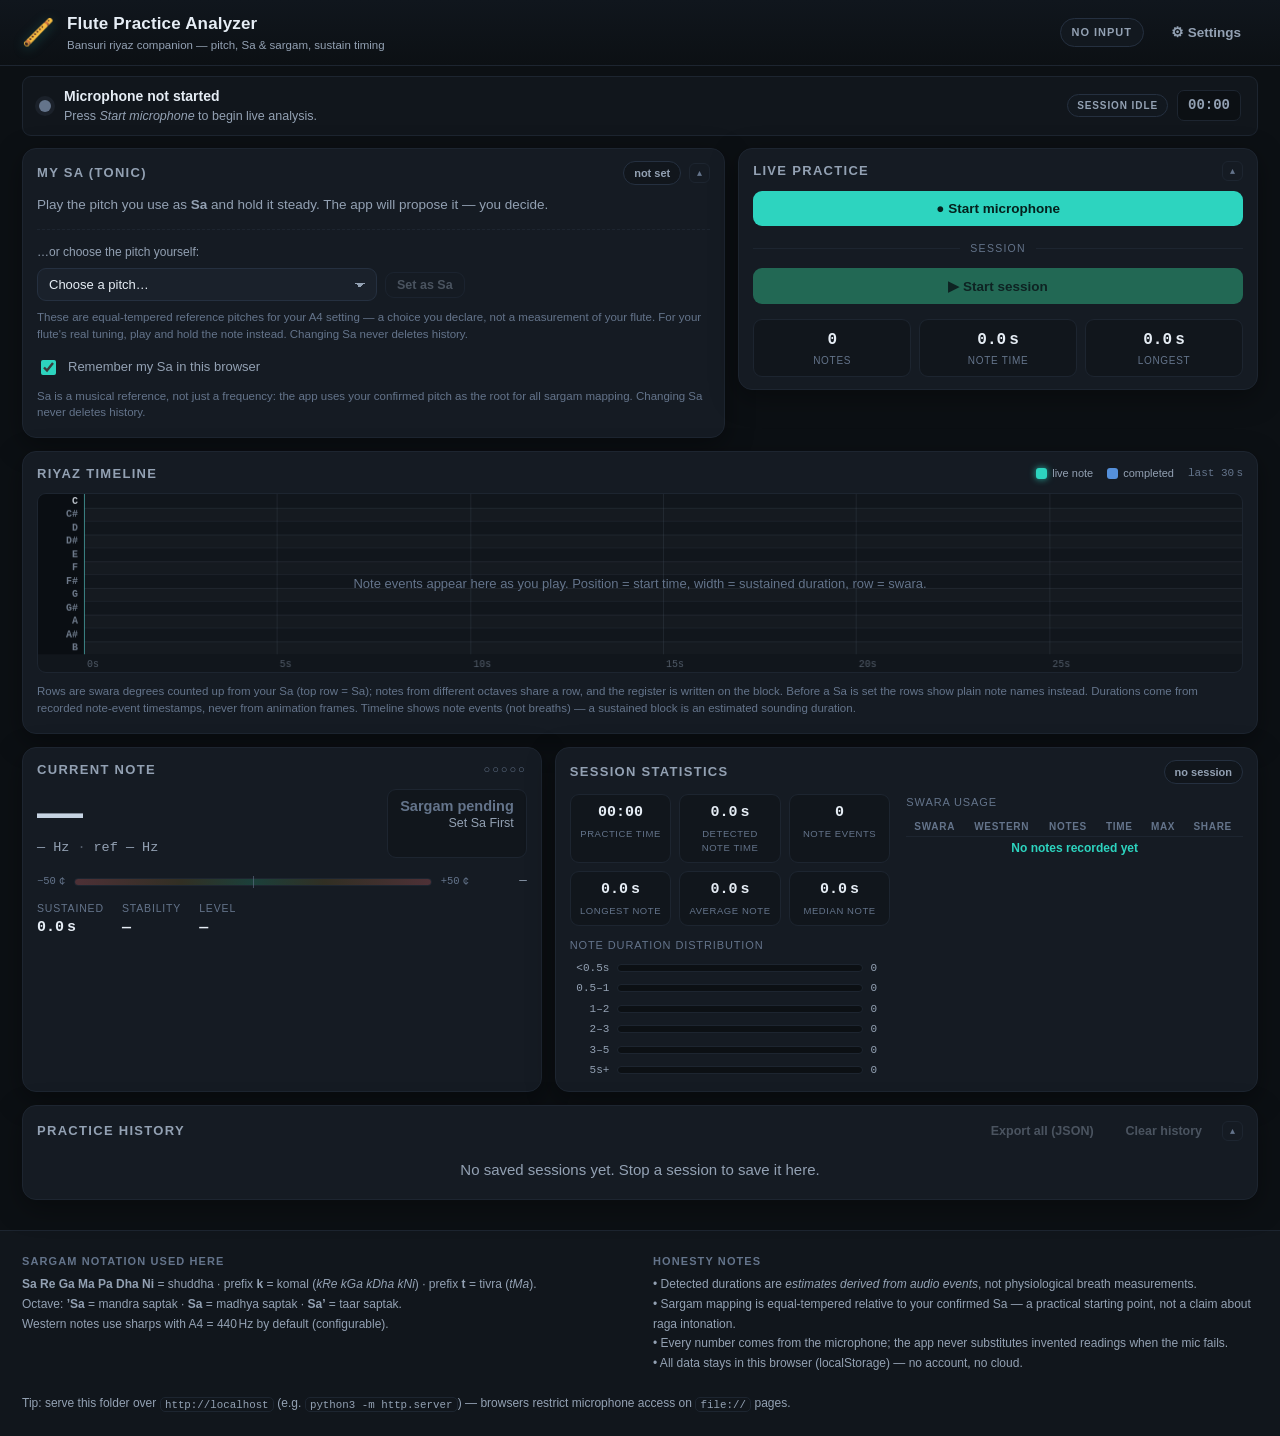
<file: index.html>
<!DOCTYPE html>
<html lang="en" data-app="flute-practice-analyzer">
<head>
<meta charset="utf-8" />
<meta name="viewport" content="width=device-width, initial-scale=1" />
<title>Flute Practice Analyzer — Bansuri Riyaz Companion</title>
<meta name="description" content="Real-time microphone-based pitch, Sa discovery, Sargam mapping and sustain-duration analysis for Indian bamboo flute (Bansuri) free practice." />
<meta name="color-scheme" content="dark" />
<link rel="icon" href="data:image/svg+xml,%3Csvg xmlns='http://www.w3.org/2000/svg' viewBox='0 0 100 100'%3E%3Ctext y='.9em' font-size='90'%3E%F0%9F%AB%88%3C/text%3E%3C/svg%3E" />
<!-- Phone friendly: installable to the home screen and opens without browser chrome. -->
<link rel="manifest" href="manifest.webmanifest" />
<meta name="mobile-web-app-capable" content="yes" />
<meta name="apple-mobile-web-app-capable" content="yes" />
<meta name="apple-mobile-web-app-title" content="Flute Riyaz" />
<meta name="apple-mobile-web-app-status-bar-style" content="black-translucent" />
<link rel="apple-touch-icon" href="icon-512.png" />
<link rel="stylesheet" href="css/styles.css?v=24" />
</head>
<body>

<!-- ══════════════════════════ HEADER ══════════════════════════ -->
<header class="app-header">
  <div class="brand">
    <div class="logo" aria-hidden="true">🪈</div>
    <div class="brand-text">
      <h1>Flute Practice Analyzer</h1>
      <p class="tagline">Bansuri riyaz companion &mdash; pitch, Sa &amp; sargam, sustain timing</p>
    </div>
  </div>
  <div class="header-actions">
    <span id="modeBadge" class="badge badge-none" title="Source of the values shown in the app">NO INPUT</span>
    <button id="settingsBtn" class="btn btn-ghost" type="button" title="Detector &amp; display settings">&#9881; Settings</button>
  </div>
</header>

<!-- ══════════════════════ BANNERS / ERRORS ══════════════════════ -->
<div id="banners" class="banners" role="status" aria-live="polite"></div>

<!-- ══════════════════════ STATUS BAR ══════════════════════ -->
<section class="status-bar" aria-live="polite">
  <span id="statusDot" class="status-dot state-idle" aria-hidden="true"></span>
  <div class="status-main">
    <strong id="statusText">Microphone not started</strong>
    <span id="statusDetail">Press <em>Start microphone</em> to begin live analysis.</span>
  </div>
  <div class="status-side">
    <span id="sessionBadge" class="badge badge-none badge-sm">SESSION IDLE</span>
    <span id="clockBadge" class="clock-badge" title="Session elapsed time (paused time excluded)">00:00</span>
  </div>
</section>

<main class="layout">

  <!-- ════════ ROW 1 · one-time setup — My Sa + Live practice ════════ -->
  <div class="dash-row dash-setup">

    <!-- ───────────── Sa discovery card ───────────── -->
    <section class="card sa-card" id="saCard" aria-label="Sa discovery">
      <div class="card-head">
        <h2>My Sa (tonic)</h2>
        <div class="card-head-actions">
          <span id="saStateChip" class="chip chip-idle">not set</span>
          <button class="card-toggle" data-collapse="1" type="button" aria-expanded="true" aria-controls="saCardBody" title="Collapse My Sa">&#9652;</button>
        </div>
      </div>

      <div class="card-body" id="saCardBody">
      <!-- Unconfirmed: candidate + recent list -->
      <div id="saFinding" class="sa-finding">
        <p id="saFindingText" class="muted">Play the pitch you use as <strong>Sa</strong> and hold it steady. The app will propose it — you decide.</p>

        <div id="saCandidateBox" class="sa-candidate" hidden>
          <div class="sa-cand-label">Proposed Sa candidate</div>
          <div class="sa-cand-row">
            <span id="saCandNote" class="sa-cand-note">—</span>
            <span id="saCandFreq" class="sa-cand-freq">— Hz</span>
            <span id="saCandMeta" class="sa-cand-meta"></span>
          </div>
          <div class="sa-cand-actions">
            <button id="confirmSaBtn" class="btn btn-primary" type="button">Set this pitch as my Sa</button>
            <button id="dismissCandBtn" class="btn btn-ghost btn-sm" type="button">Keep listening</button>
          </div>
        </div>

        <div id="saRecentWrap" class="sa-recent-wrap" hidden>
          <div class="sa-recent-label">…or pick a recent stable detection:</div>
          <div id="saRecentList" class="sa-recent-list"></div>
        </div>

        <div id="saManualWrap" class="sa-manual-wrap">
          <label class="sa-manual-label" for="saManualSelect">…or choose the pitch yourself:</label>
          <div class="sa-manual-row">
            <select id="saManualSelect" class="select sa-manual-select"></select>
            <button id="setManualSaBtn" class="btn btn-outline btn-sm" type="button" disabled>Set as Sa</button>
          </div>
          <p class="fineprint">These are equal-tempered reference pitches for your A4 setting — a choice you declare, not a measurement of your flute. For your flute's real tuning, play and hold the note instead. Changing Sa never deletes history.</p>
        </div>
      </div>

      <!-- Confirmed -->
      <div id="saConfirmed" class="sa-confirmed" hidden>
        <div class="sa-conf-main">
          <span id="saConfirmedNote" class="sa-conf-note">—</span>
          <span id="saConfirmedFreq" class="sa-conf-freq">— Hz</span>
        </div>
        <div id="saConfirmedMeta" class="sa-conf-meta muted"></div>
        <div class="sa-conf-actions">
          <button id="changeSaBtn" class="btn btn-ghost btn-sm" type="button">Change Sa</button>
          <button id="clearSaBtn" class="btn btn-ghost btn-sm btn-danger-ghost" type="button">Clear</button>
        </div>
      </div>

      <label class="check-row" title="Restore your Sa automatically next time (stored locally in this browser)">
        <input type="checkbox" id="rememberSaChk" checked />
        <span>Remember my Sa in this browser</span>
      </label>
      <p class="fineprint">Sa is a musical reference, not just a frequency: the app uses your confirmed pitch as the root for all sargam mapping. Changing Sa never deletes history.</p>
      </div>
    </section>

    <!-- ───────────── Live practice card ───────────── -->
    <section class="card session-card" aria-label="Live practice controls">
      <div class="card-head">
        <h2>Live practice</h2>
        <div class="card-head-actions">
          <button class="card-toggle" data-collapse="1" type="button" aria-expanded="true" aria-controls="liveCardBody" title="Collapse Live practice">&#9652;</button>
        </div>
      </div>

      <div class="card-body" id="liveCardBody">
      <div class="btn-row">
        <button id="startMicBtn" class="btn btn-primary btn-block" type="button">&#9679; Start microphone</button>
        <button id="stopMicBtn" class="btn btn-outline btn-block" type="button" hidden>Stop microphone</button>
      </div>
      <p id="micHelp" class="mic-help" hidden></p>

      <div class="divider"><span>session</span></div>

      <div class="btn-row">
        <button id="startSessionBtn" class="btn btn-accent btn-block" type="button" disabled>&#9654; Start session</button>
        <button id="pauseSessionBtn" class="btn btn-outline" type="button" hidden>Pause</button>
        <button id="stopSessionBtn" class="btn btn-danger" type="button" hidden>Stop &amp; save</button>
      </div>

      <div class="quick-stats" aria-label="Session quick statistics">
        <div class="qs"><span id="qsNotes" class="qs-value">0</span><span class="qs-label">notes</span></div>
        <div class="qs"><span id="qsNoteTime" class="qs-value">0.0&#8239;s</span><span class="qs-label">note time</span></div>
        <div class="qs"><span id="qsLongest" class="qs-value">0.0&#8239;s</span><span class="qs-label">longest</span></div>
      </div>
      </div>
    </section>
  </div>

  <!-- ══════════════════ ROW 2 · RIYAZ TIMELINE (full width) ══════════════════ -->
  <section class="card timeline-card" aria-label="Riyaz timeline">
    <div class="card-head">
      <h2>Riyaz timeline</h2>
      <div class="timeline-controls">
        <span class="legend-item"><span class="legend-swatch sw-live"></span>live note</span>
        <span class="legend-item"><span class="legend-swatch sw-done"></span>completed</span>
        <span class="timeline-window-label" id="timelineWindowLabel">last 30&#8239;s</span>
      </div>
    </div>
    <div class="timeline-wrap">
      <canvas id="timelineCanvas" height="240"></canvas>
      <div id="timelineEmpty" class="timeline-empty">Note events appear here as you play. Position = start time, width = sustained duration, row = swara.</div>
      <div id="timelineTooltip" class="timeline-tooltip" hidden></div>
    </div>
    <p class="fineprint">Rows are swara degrees counted up from your Sa (top row = Sa); notes from different octaves share a row, and the register is written on the block. Before a Sa is set the rows show plain note names instead. Durations come from recorded note-event timestamps, never from animation frames. Timeline shows note events (not breaths) — a sustained block is an estimated sounding duration.</p>
  </section>

  <!-- ══════ ROW 3 · MONITORING — current note + session statistics ══════ -->
  <div class="dash-row dash-monitor">

    <section class="card pitch-card" id="pitchCard" aria-label="Current pitch">
      <div class="card-head">
        <h2>Current note</h2>
        <span id="pitchQuality" class="quality" title="Pitch detection confidence">&#9679;&#9679;&#9679;&#9679;&#9679;</span>
      </div>

      <div class="pitch-hero">
        <div class="pitch-western">
          <div id="noteName" class="note-name">—</div>
          <div class="note-sub">
            <span id="noteFreq" class="note-freq">— Hz</span>
            <span class="dot-sep">·</span>
            <span id="noteRef" class="note-ref">ref — Hz</span>
          </div>
        </div>

        <div class="pitch-sargam">
          <div id="swaraName" class="swara-name">Sargam pending</div>
          <div id="swaraRegister" class="swara-register">set Sa first</div>
          <div id="swaraOffset" class="swara-offset">&nbsp;</div>
        </div>
      </div>

      <!-- cents deviation meter -->
      <div class="cents-row" title="Tuning deviation from the nearest equal-tempered note">
        <span class="cents-label">−50&#8239;¢</span>
        <div class="cents-track">
          <div class="cents-center"></div>
          <div id="centsNeedle" class="cents-needle" hidden></div>
        </div>
        <span class="cents-label">+50&#8239;¢</span>
        <span id="centsValue" class="cents-value">—</span>
      </div>

      <div class="pitch-foot">
        <div class="foot-item">
          <span class="foot-label">Sustained</span>
          <span id="sustainTime" class="foot-value">0.0&#8239;s</span>
        </div>
        <div class="foot-item">
          <span class="foot-label">Stability</span>
          <span id="stabilityValue" class="foot-value">—</span>
        </div>
        <div class="foot-item">
          <span class="foot-label">Level</span>
          <span id="levelValue" class="foot-value">—</span>
        </div>
      </div>
      <p id="pitchHint" class="pitch-hint">Start the microphone and play any note — no flute key selection needed.</p>
    </section>

    <section class="card session-stats-card" aria-label="Session statistics">
      <div class="card-head">
        <h2>Session statistics</h2>
        <span id="statsScope" class="chip chip-idle">no session</span>
      </div>
      <div class="stats-split">
        <div class="stats-col">
          <div class="stats-grid" id="statsGrid">
            <div class="stat"><span class="stat-value" id="stSession">00:00</span><span class="stat-label">Practice time</span></div>
            <div class="stat"><span class="stat-value" id="stNoteTime">0.0&#8239;s</span><span class="stat-label">Detected note time</span></div>
            <div class="stat"><span class="stat-value" id="stCount">0</span><span class="stat-label">Note events</span></div>
            <div class="stat"><span class="stat-value" id="stLongest">0.0&#8239;s</span><span class="stat-label">Longest note</span></div>
            <div class="stat"><span class="stat-value" id="stAvg">0.0&#8239;s</span><span class="stat-label">Average note</span></div>
            <div class="stat"><span class="stat-value" id="stMedian">0.0&#8239;s</span><span class="stat-label">Median note</span></div>
          </div>
          <div class="dist-wrap">
            <div class="mini-label">Note duration distribution</div>
            <div id="distBars" class="dist-bars"></div>
          </div>
        </div>
        <div class="stats-col">
          <div class="mini-label">Swara usage <span class="denom" id="swaraDenom">(share of detected note time)</span></div>
          <div class="swara-table-wrap">
            <table class="swara-table">
              <thead><tr><th>Swara</th><th title="Western note name (pitch class); hover a cell to see the octaves">Western</th><th>Notes</th><th>Time</th><th title="Longest single note of this swara">Max</th><th>Share</th></tr></thead>
              <tbody id="swaraTableBody">
                <tr><td colspan="6" class="muted center">No notes recorded yet</td></tr>
              </tbody>
            </table>
          </div>
        </div>
      </div>
    </section>
  </div>

  <!-- ══════════════════ ROW 4 · PRACTICE HISTORY (full width) ══════════════════ -->
  <section class="card history-card" aria-label="Practice history">
    <div class="card-head">
      <h2>Practice history</h2>
      <div class="card-head-actions">
        <button id="exportAllBtn" class="btn btn-ghost btn-sm" type="button" disabled>Export all (JSON)</button>
        <button id="clearHistoryBtn" class="btn btn-ghost btn-sm btn-danger-ghost" type="button" disabled>Clear history</button>
        <button class="card-toggle" data-collapse="1" type="button" aria-expanded="true" aria-controls="historyCardBody" title="Collapse Practice history">&#9652;</button>
      </div>
    </div>
    <div class="card-body" id="historyCardBody">
    <div id="historyList" class="history-list">
      <p class="muted center">No saved sessions yet.</p>
    </div>
    <p id="storageNote" class="fineprint" hidden></p>
    </div>
  </section>
</main>

<!-- ══════════════════ SETTINGS MODAL ══════════════════ -->
<div id="settingsModal" class="modal" hidden>
  <div class="modal-backdrop" data-close="1"></div>
  <div class="modal-panel" role="dialog" aria-modal="true" aria-labelledby="settingsTitle">
    <div class="modal-head">
      <h3 id="settingsTitle">Detector &amp; display settings</h3>
      <button class="btn btn-ghost btn-sm" data-close="1" type="button">✕</button>
    </div>
    <div class="modal-body">
      <div class="field-grid">
        <label class="field">
          <span>Lowest pitch (Hz)</span>
          <input type="number" id="setMinFreq" min="60" max="400" step="1" />
          <small>Lower = bass registers. Range must not be universal-fixed; tune to your flute.</small>
        </label>
        <label class="field">
          <span>Highest pitch (Hz)</span>
          <input type="number" id="setMaxFreq" min="400" max="2500" step="1" />
          <small>Higher = taar saptak / high overblown notes.</small>
        </label>
        <label class="field">
          <span>Input sensitivity — noise gate</span>
          <input type="range" id="setSensitivity" min="1" max="100" step="1" />
          <small>Lower values accept quieter playing; higher values reject more background noise. <em id="setSensitivityVal"></em></small>
        </label>
        <label class="field">
          <span>Minimum pitch confidence</span>
          <input type="range" id="setConfidence" min="50" max="99" step="1" />
          <small>Rejects uncertain periodicity estimates. <em id="setConfidenceVal"></em></small>
        </label>
        <label class="field">
          <span>Note onset time (ms)</span>
          <input type="number" id="setOnset" min="40" max="600" step="10" />
          <small>A pitch must hold this long before a note event starts.</small>
        </label>
        <label class="field">
          <span>Release grace period (ms)</span>
          <input type="number" id="setGrace" min="50" max="1500" step="50" />
          <small>Short dropouts and brief wrong-pitch flickers don't split a sustained note. Within this window the note stays connected.</small>
        </label>
        <label class="field">
          <span>Reference tuning A4 (Hz)</span>
          <input type="number" id="setA4" min="415" max="466" step="0.1" />
          <small>Western note names use this reference (default 440).</small>
        </label>
        <label class="field">
          <span>Timeline window (seconds)</span>
          <input type="number" id="setWindow" min="10" max="120" step="5" />
          <small>Scrolling display window only — stored history is not limited by it.</small>
        </label>
      </div>
      <p class="fineprint">Thresholds are testing parameters, not universal constants. Changes apply to live detection immediately and are stored in this browser.</p>
    </div>
    <div class="modal-foot">
      <button id="settingsResetBtn" class="btn btn-ghost" type="button">Restore defaults</button>
      <div class="spacer"></div>
      <button class="btn btn-outline" data-close="1" type="button">Cancel</button>
      <button id="settingsSaveBtn" class="btn btn-primary" type="button">Save</button>
    </div>
  </div>
</div>

<!-- ══════════════════ SESSION DETAIL MODAL ══════════════════ -->
<div id="sessionModal" class="modal" hidden>
  <div class="modal-backdrop" data-close="1"></div>
  <div class="modal-panel modal-wide" role="dialog" aria-modal="true" aria-labelledby="sessionTitle">
    <div class="modal-head">
      <h3 id="sessionTitle">Session detail</h3>
      <button class="btn btn-ghost btn-sm" data-close="1" type="button">✕</button>
    </div>
    <div class="modal-body" id="sessionDetail"></div>
    <div class="modal-foot">
      <button id="sessionExportJsonBtn" class="btn btn-ghost" type="button">Export JSON</button>
      <button id="sessionExportCsvBtn" class="btn btn-ghost" type="button">Export CSV</button>
      <div class="spacer"></div>
      <button id="sessionDeleteBtn" class="btn btn-danger-ghost" type="button">Delete session</button>
      <button class="btn btn-outline" data-close="1" type="button">Close</button>
    </div>
  </div>
</div>

<footer class="app-footer">
  <div class="footer-grid">
    <div>
      <h4>Sargam notation used here</h4>
      <p>
        <strong>Sa Re Ga Ma Pa Dha Ni</strong> = shuddha · prefix <strong>k</strong> = komal (<em>kRe kGa kDha kNi</em>) · prefix <strong>t</strong> = tivra (<em>tMa</em>).<br />
        Octave: <strong>&#8217;Sa</strong> = mandra saptak · <strong>Sa</strong> = madhya saptak · <strong>Sa&#8217;</strong> = taar saptak.<br />
        Western notes use sharps with A4 = 440&#8239;Hz by default (configurable).
      </p>
    </div>
    <div>
      <h4>Honesty notes</h4>
      <p>
        &bull; Detected durations are <em>estimates derived from audio events</em>, not physiological breath measurements.<br />
        &bull; Sargam mapping is equal-tempered relative to your confirmed Sa — a practical starting point, not a claim about raga intonation.<br />
        &bull; Every number comes from the microphone; the app never substitutes invented readings when the mic fails.<br />
        &bull; All data stays in this browser (localStorage) — no account, no cloud.
      </p>
    </div>
  </div>
  <p class="footer-tip">Tip: serve this folder over <code>http://localhost</code> (e.g. <code>python3 -m http.server</code>) — browsers restrict microphone access on <code>file://</code> pages.</p>
</footer>

<!-- ══════════════════ SCRIPTS (order = module dependency) ══════════════════ -->
<script src="js/config.js?v=24"></script>
<script src="js/notes.js?v=24"></script>
<script src="js/sargam.js?v=24"></script>
<script src="js/pitch.js?v=24"></script>
<script src="js/audio.js?v=24"></script>
<script src="js/sa.js?v=24"></script>
<script src="js/tracker.js?v=24"></script>
<script src="js/stats.js?v=24"></script>
<script src="js/history.js?v=24"></script>
<script src="js/timeline.js?v=24"></script>
<script src="js/simulation.js?v=24"></script>
<script src="js/ui.js?v=24"></script>
<script src="js/app.js?v=24"></script>
</body>
</html>
</file>
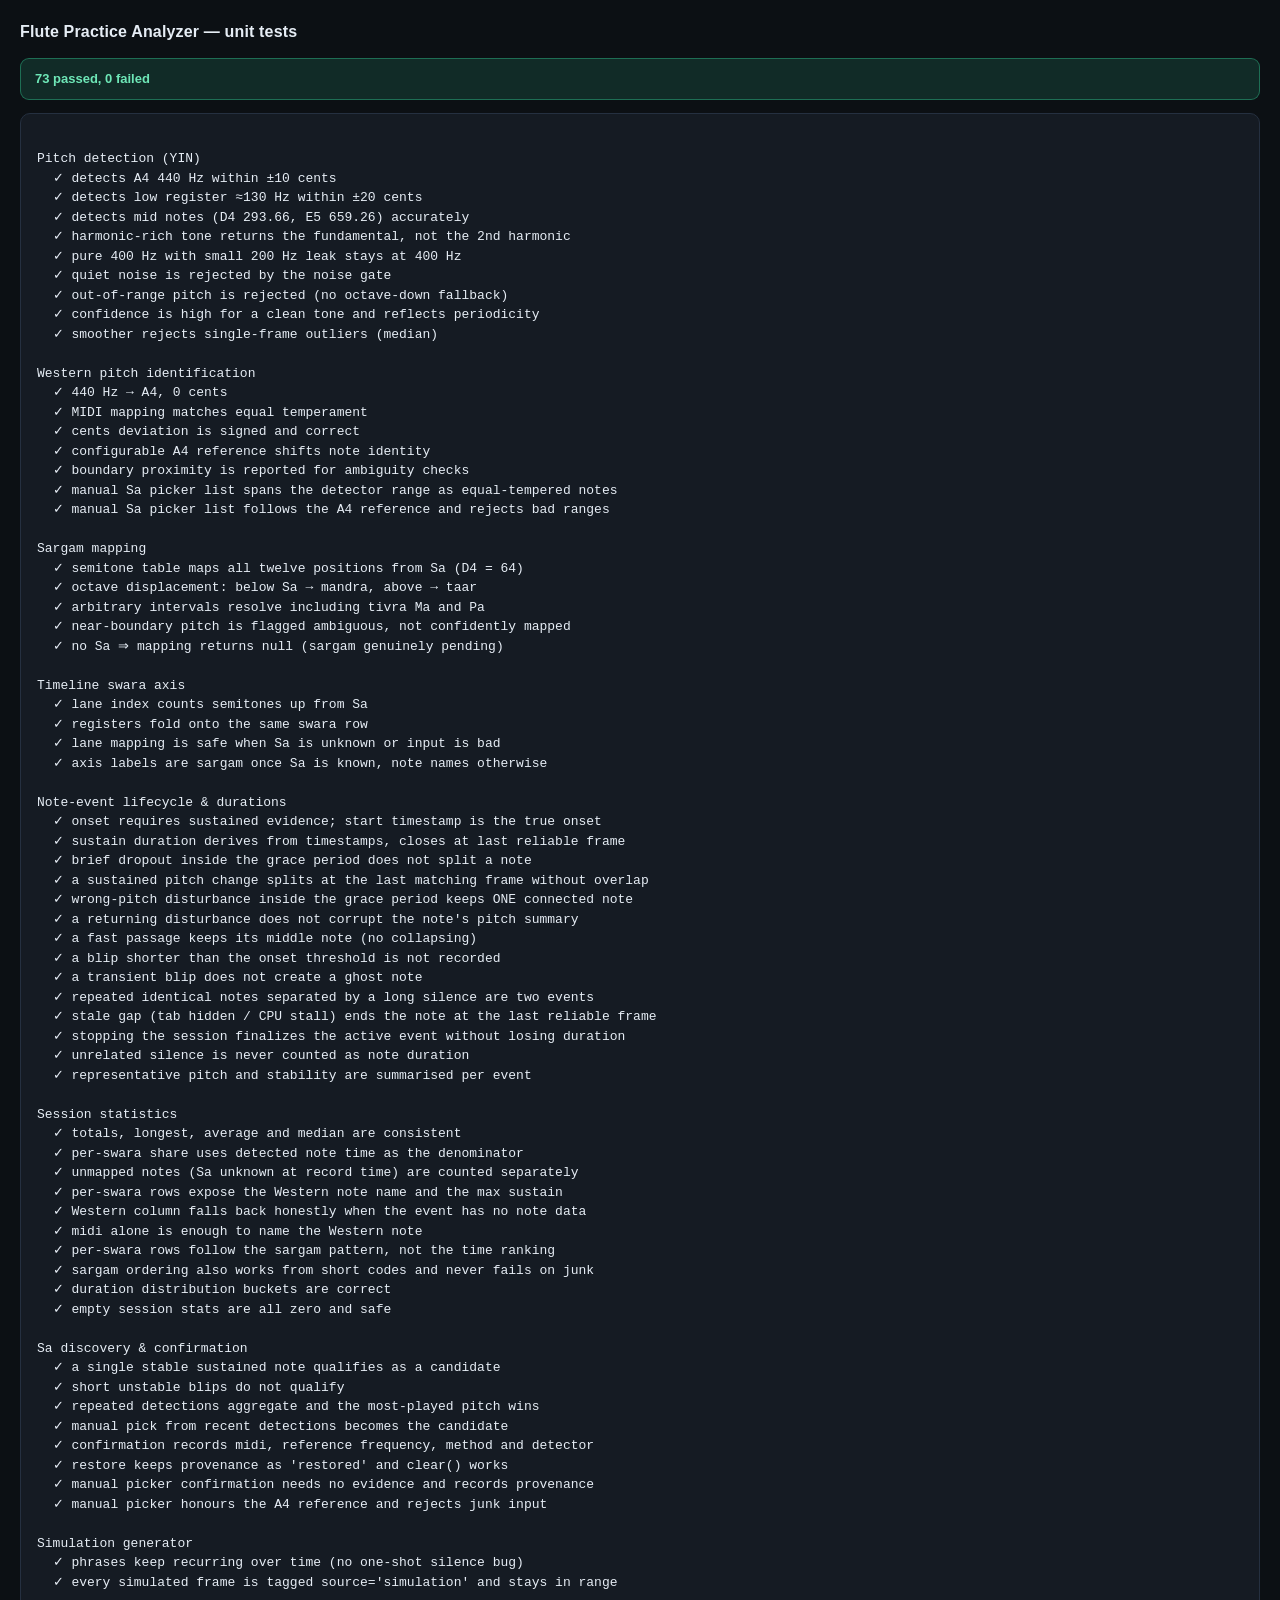
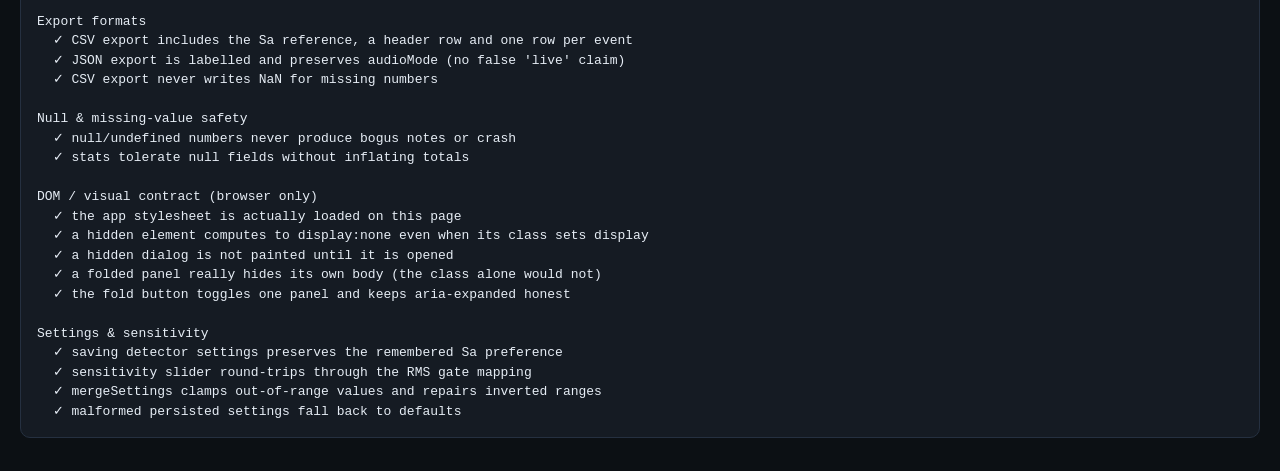
<file: tests/index.html>
<!DOCTYPE html>
<html lang="en">
<head>
<meta charset="utf-8" />
<title>FPA — unit tests</title>
<!-- The app stylesheet is loaded so the DOM-contract tests can verify the
     real cascade (e.g. that `hidden` is not defeated by `.modal{display:flex}`).
     The inline <style> below comes later, so the test page keeps its own look. -->
<link rel="stylesheet" href="../css/styles.css?v=24" />
<style>
  body { background: #0c1014; color: #e6edf5; font: 13px/1.5 ui-monospace, Menlo, monospace; margin: 0; padding: 20px; }
  h1 { font-family: -apple-system, "Segoe UI", sans-serif; font-size: 16px; }
  pre { white-space: pre-wrap; background: #151b23; border: 1px solid #253040; border-radius: 10px; padding: 16px; }
  .summary { font-family: -apple-system, sans-serif; font-weight: 700; margin-top: 14px; padding: 10px 14px; border-radius: 9px; }
  .ok { background: rgba(52,211,153,0.14); color: #6ee7b7; border: 1px solid rgba(52,211,153,0.4); }
  .bad { background: rgba(248,113,113,0.14); color: #fca5a5; border: 1px solid rgba(248,113,113,0.4); }
</style>
</head>
<body>
<h1>Flute Practice Analyzer — unit tests</h1>
<div id="summary" class="summary">Running…</div>
<pre id="out"></pre>

<script src="../js/config.js?v=24"></script>
<script src="../js/notes.js?v=24"></script>
<script src="../js/sargam.js?v=24"></script>
<script src="../js/pitch.js?v=24"></script>
<script src="../js/sa.js?v=24"></script>
<script src="../js/tracker.js?v=24"></script>
<script src="../js/stats.js?v=24"></script>
<script src="../js/simulation.js?v=24"></script>
<script src="../js/history.js?v=24"></script>
<script src="../js/timeline.js?v=24"></script>
<script src="../js/ui.js?v=24"></script>
<script src="suite.js?v=24"></script>
<script>
(function () {
  "use strict";
  var result = window.FPA_TEST_SUITE.run(window.FPA);
  var out = document.getElementById("out");
  var summary = document.getElementById("summary");

  out.textContent = result.lines.join("\n");
  summary.textContent = result.passed + " passed, " + result.failed + " failed";
  summary.className = "summary " + (result.failed ? "bad" : "ok");
  if (result.failed) {
    out.textContent += "\n\nFAILURES\n" + result.failures.map(function (f) {
      return "  \u2022 " + f.name + "\n    " + f.message;
    }).join("\n");
  }

  /* Machine-readable hook for automated inspection. */
  window.__FPA_TEST_RESULTS__ = {
    passed: result.passed,
    failed: result.failed,
    total: result.total,
    failures: result.failures
  };
  document.title = (result.failed ? "\u2717 " : "\u2713 ") + result.passed + "/" + result.total + " tests";
})();
</script>
</body>
</html>
</file>
<file: css/styles.css>
/* ═══════════════════════════════════════════════════════════════════
   Flute Practice Analyzer — styles
   Dark, responsive, information-dense but calm.
   ═══════════════════════════════════════════════════════════════════ */

:root {
  --bg: #0c1014;
  --bg-soft: #11161c;
  --card: #151b23;
  --card-2: #1a212b;
  --border: #253040;
  --border-soft: #1d2530;
  --text: #e6edf5;
  --text-dim: #93a1b3;
  --text-faint: #64748b;

  --teal: #2dd4bf;
  --teal-dim: rgba(45, 212, 191, 0.14);
  --amber: #fbbf24;
  --amber-dim: rgba(251, 191, 36, 0.13);
  --green: #34d399;
  --red: #f87171;
  --red-dim: rgba(248, 113, 113, 0.12);
  --blue: #60a5fa;
  --purple: #c084fc;
  --sim: #f472b6;

  --radius: 14px;
  --radius-sm: 9px;
  --shadow: 0 8px 28px rgba(0, 0, 0, 0.35);
  --font: -apple-system, BlinkMacSystemFont, "Segoe UI", Roboto, "Helvetica Neue", Arial, sans-serif;
  --mono: ui-monospace, SFMono-Regular, "SF Mono", Menlo, Consolas, monospace;
}

* { box-sizing: border-box; }

/* The `hidden` attribute must always win. Author rules such as
   `.modal { display: flex }` otherwise override the browser default
   `[hidden] { display: none }` (equal specificity, later sheet wins),
   which leaves dialogs permanently visible and un-closeable. */
[hidden] { display: none !important; }

html, body {
  margin: 0;
  padding: 0;
  background: var(--bg);
  color: var(--text);
  font-family: var(--font);
  font-size: 15px;
  line-height: 1.5;
  -webkit-font-smoothing: antialiased;
}

h1, h2, h3, h4 { margin: 0; font-weight: 650; letter-spacing: 0.01em; }
p { margin: 0.35em 0; }
button { font-family: inherit; }
.muted { color: var(--text-dim); }
.center { text-align: center; }
.spacer { flex: 1; }
code {
  background: var(--bg-soft);
  border: 1px solid var(--border-soft);
  border-radius: 5px;
  padding: 0.05em 0.4em;
  font-size: 0.9em;
}

/* ───────────────────────── header ───────────────────────── */
.app-header {
  display: flex;
  align-items: center;
  justify-content: space-between;
  gap: 16px;
  padding: 11px 22px;
  border-bottom: 1px solid var(--border-soft);
  background: linear-gradient(180deg, #10161d, #0c1014);
  position: sticky;
  top: 0;
  z-index: 30;
  backdrop-filter: blur(8px);
}
.brand { display: flex; align-items: center; gap: 13px; min-width: 0; }
.logo { font-size: 26px; line-height: 1; filter: drop-shadow(0 2px 6px rgba(45, 212, 191, 0.25)); }
.brand-text h1 { font-size: 17px; }
.tagline { font-size: 11.5px; color: var(--text-dim); margin: 0; }
.header-actions { display: flex; align-items: center; gap: 10px; }

/* ───────────────────────── badges & chips ───────────────────────── */
.badge {
  font-size: 11px;
  font-weight: 700;
  letter-spacing: 0.09em;
  padding: 5px 11px;
  border-radius: 999px;
  border: 1px solid var(--border);
  color: var(--text-dim);
  white-space: nowrap;
}
.badge-sm { font-size: 10px; padding: 3px 9px; }
.badge-live { background: var(--teal-dim); color: var(--teal); border-color: rgba(45, 212, 191, 0.45); }
.badge-sim { background: rgba(244, 114, 182, 0.13); color: var(--sim); border-color: rgba(244, 114, 182, 0.45); }
.badge-rec { background: var(--red-dim); color: var(--red); border-color: rgba(248, 113, 113, 0.5); }
.badge-pause { background: var(--amber-dim); color: var(--amber); border-color: rgba(251, 191, 36, 0.45); }
.badge-none { background: #12181f; }

.chip {
  font-size: 11px;
  font-weight: 600;
  padding: 3px 10px;
  border-radius: 999px;
  background: var(--bg-soft);
  border: 1px solid var(--border);
  color: var(--text-dim);
  white-space: nowrap;
}
.chip-ok { background: var(--teal-dim); color: var(--teal); border-color: rgba(45, 212, 191, 0.4); }
.chip-warn { background: var(--amber-dim); color: var(--amber); border-color: rgba(251, 191, 36, 0.4); }

/* ───────────────────────── banners ───────────────────────── */
.banners { display: flex; flex-direction: column; gap: 8px; padding: 10px 22px 0; }
.banners:empty { padding: 0; }
.banner {
  display: flex;
  align-items: flex-start;
  gap: 10px;
  padding: 10px 14px;
  border-radius: var(--radius-sm);
  border: 1px solid var(--border);
  background: var(--card);
  font-size: 13.5px;
  animation: slide-in 0.18s ease-out;
}
.banner-error { border-color: rgba(248, 113, 113, 0.5); background: #1c1416; color: #fecaca; }
.banner-warn { border-color: rgba(251, 191, 36, 0.45); background: #1c1810; color: #fde68a; }
.banner-success { border-color: rgba(52, 211, 153, 0.45); background: #101c17; color: #a7f3d0; }
.banner-info { color: var(--text-dim); }
.banner .banner-close { margin-left: auto; background: none; border: none; color: inherit; cursor: pointer; opacity: 0.6; font-size: 14px; padding: 0 2px; }
.banner .banner-close:hover { opacity: 1; }
@keyframes slide-in { from { transform: translateY(-4px); opacity: 0; } to { transform: none; opacity: 1; } }

/* ───────────────────────── status bar ───────────────────────── */
.status-bar {
  display: flex;
  align-items: center;
  gap: 13px;
  margin: 10px 22px 0;
  padding: 9px 16px;
  border: 1px solid var(--border-soft);
  border-radius: var(--radius-sm);
  background: var(--bg-soft);
}
.status-dot {
  width: 12px;
  height: 12px;
  border-radius: 50%;
  flex: 0 0 auto;
  background: var(--text-faint);
  box-shadow: 0 0 0 4px rgba(100, 116, 139, 0.12);
}
.status-dot.state-active { background: var(--green); box-shadow: 0 0 0 4px rgba(52, 211, 153, 0.15); animation: pulse 1.6s ease-in-out infinite; }
.status-dot.state-detecting { background: var(--teal); box-shadow: 0 0 0 4px rgba(45, 212, 191, 0.18); animation: pulse 1s ease-in-out infinite; }
.status-dot.state-warn { background: var(--amber); box-shadow: 0 0 0 4px rgba(251, 191, 36, 0.15); }
.status-dot.state-error { background: var(--red); box-shadow: 0 0 0 4px rgba(248, 113, 113, 0.16); }
.status-dot.state-sim { background: var(--sim); box-shadow: 0 0 0 4px rgba(244, 114, 182, 0.16); animation: pulse 1.4s ease-in-out infinite; }
@keyframes pulse { 0%, 100% { transform: scale(1); } 50% { transform: scale(1.25); } }

.status-main { display: flex; flex-direction: column; min-width: 0; }
.status-main strong { font-size: 14px; }
.status-main span { font-size: 12.5px; color: var(--text-dim); }
.status-side { margin-left: auto; display: flex; align-items: center; gap: 9px; }
.clock-badge {
  font-family: var(--mono);
  font-size: 14px;
  font-weight: 600;
  color: var(--text-dim);
  background: var(--bg);
  border: 1px solid var(--border-soft);
  border-radius: 7px;
  padding: 4px 10px;
  min-width: 62px;
  text-align: center;
}

/* ───────────────────────── layout ───────────────────────── */
/*
 * One single column of "rows". Each row is a mini-grid, so the panels can be
 * arranged for riyaz monitoring: the one-time setup panels (My Sa, Live
 * practice) fold away at the top, the timeline gets the full width, and the
 * current note + session statistics share the bottom row on one screen.
 */
.layout {
  display: grid;
  grid-template-columns: minmax(0, 1fr);
  gap: 13px;
  padding: 12px 22px 22px;
  max-width: 1500px;
  margin: 0 auto;
}
.dash-row { display: grid; gap: 13px; align-items: start; min-width: 0; }
.dash-setup { grid-template-columns: minmax(0, 1.15fr) minmax(0, 0.85fr); }
.dash-monitor { grid-template-columns: minmax(0, 0.85fr) minmax(0, 1.15fr); align-items: stretch; }

@media (max-width: 1020px) {
  .dash-row { grid-template-columns: minmax(0, 1fr); }
  .app-header { flex-wrap: wrap; }
}
@media (max-width: 760px) {
  .stats-split { grid-template-columns: minmax(0, 1fr); }
}

/* ───────────────────────── cards ───────────────────────── */
.card {
  background: var(--card);
  border: 1px solid var(--border-soft);
  border-radius: var(--radius);
  padding: 12px 14px;
  box-shadow: var(--shadow);
  min-width: 0;
}
.card-head {
  display: flex;
  align-items: center;
  justify-content: space-between;
  gap: 10px;
  margin-bottom: 10px;
}
.card-head h2 { font-size: 13px; text-transform: uppercase; letter-spacing: 0.1em; color: var(--text-dim); }
.card-head-actions { display: flex; align-items: center; gap: 8px; flex-wrap: wrap; }

/* Foldable panels: only the header stays, so the timeline and the live
   figures keep the screen. Purely a display convenience — nothing is lost. */
.card-toggle {
  background: none;
  border: 1px solid var(--border-soft);
  border-radius: 6px;
  color: var(--text-faint);
  font-size: 10px;
  line-height: 1;
  padding: 4px 7px;
  cursor: pointer;
}
.card-toggle:hover { color: var(--teal); border-color: var(--teal); }
.card.is-collapsed .card-body { display: none; }
.card.is-collapsed .card-head { margin-bottom: 0; }

/* ───────────────────────── pitch card ───────────────────────── */
.pitch-hero {
  display: flex;
  align-items: stretch;
  justify-content: space-between;
  gap: 12px;
  flex-wrap: nowrap;
}
/* Very narrow screens (phones) stack instead of squeezing the note name. */
@media (max-width: 430px) { .pitch-hero { flex-wrap: wrap; } }
.note-name {
  font-size: 46px;
  font-weight: 750;
  line-height: 1.02;
  letter-spacing: -0.02em;
  font-variant-numeric: tabular-nums;
  background: linear-gradient(180deg, #f2f8ff, #a5b8cc);
  -webkit-background-clip: text;
  background-clip: text;
  color: transparent;
  min-width: 3ch;
}
.note-sub { display: flex; align-items: center; gap: 8px; font-family: var(--mono); font-size: 13.5px; color: var(--text-dim); margin-top: 2px; }
.dot-sep { opacity: 0.5; }

.pitch-sargam {
  display: flex;
  flex-direction: column;
  align-items: flex-end;
  justify-content: center;
  text-align: right;
  padding: 7px 12px;
  border-radius: var(--radius-sm);
  background: var(--bg-soft);
  border: 1px solid var(--border-soft);
  min-width: 128px;
}
.swara-name { font-size: 26px; font-weight: 700; color: var(--teal); line-height: 1.15; }
.swara-name.pending { font-size: 14.5px; color: var(--text-faint); font-weight: 600; }
.swara-register { font-size: 12.5px; color: var(--text-dim); text-transform: capitalize; }
.swara-offset { font-size: 11.5px; color: var(--text-faint); font-family: var(--mono); }

.quality { font-size: 11px; letter-spacing: 2px; color: var(--text-faint); user-select: none; }
.quality.q-1 { color: var(--red); } .quality.q-2 { color: var(--amber); }
.quality.q-3 { color: var(--blue); } .quality.q-4, .quality.q-5 { color: var(--green); }

/* cents meter */
.cents-row { display: flex; align-items: center; gap: 9px; margin-top: 14px; }
.cents-label { font-size: 10.5px; color: var(--text-faint); font-family: var(--mono); }
.cents-track {
  position: relative;
  flex: 1;
  height: 8px;
  border-radius: 999px;
  background: linear-gradient(90deg, rgba(248,113,113,0.25), rgba(251,191,36,0.12) 30%, rgba(52,211,153,0.2) 50%, rgba(251,191,36,0.12) 70%, rgba(248,113,113,0.25));
  border: 1px solid var(--border-soft);
  overflow: visible;
}
.cents-center { position: absolute; left: 50%; top: -3px; bottom: -3px; width: 1px; background: var(--text-faint); opacity: 0.6; }
.cents-needle {
  position: absolute;
  top: 50%;
  width: 3px;
  height: 16px;
  border-radius: 2px;
  background: var(--teal);
  transform: translate(-50%, -50%);
  box-shadow: 0 0 8px rgba(45, 212, 191, 0.7);
  transition: left 0.08s linear;
}
.cents-value { font-family: var(--mono); font-size: 12.5px; color: var(--text-dim); min-width: 6.5ch; text-align: right; }

.pitch-foot { display: flex; gap: 18px; margin-top: 10px; flex-wrap: wrap; }
.foot-item { display: flex; flex-direction: column; }
.foot-label { font-size: 10.5px; text-transform: uppercase; letter-spacing: 0.08em; color: var(--text-faint); }
.foot-value { font-family: var(--mono); font-size: 15px; font-weight: 600; color: var(--text); }
.pitch-hint { font-size: 11px; color: var(--text-faint); margin: 9px 0 0; border-top: 1px dashed var(--border-soft); padding-top: 7px; }

/* ───────────────────────── Sa card ───────────────────────── */
.sa-finding .muted { font-size: 13.5px; }
.sa-candidate {
  margin-top: 12px;
  padding: 13px 15px;
  border-radius: var(--radius-sm);
  background: var(--teal-dim);
  border: 1px solid rgba(45, 212, 191, 0.4);
}
.sa-cand-label { font-size: 10.5px; text-transform: uppercase; letter-spacing: 0.1em; color: var(--teal); font-weight: 700; }
.sa-cand-row { display: flex; align-items: baseline; gap: 12px; margin: 5px 0 10px; flex-wrap: wrap; }
.sa-cand-note { font-size: 30px; font-weight: 750; color: var(--text); }
.sa-cand-freq { font-family: var(--mono); font-size: 14px; color: var(--text-dim); }
.sa-cand-meta { font-size: 12px; color: var(--text-dim); }
.sa-cand-actions { display: flex; gap: 9px; align-items: center; flex-wrap: wrap; }

.sa-recent-wrap { margin-top: 13px; }
.sa-recent-label { font-size: 12px; color: var(--text-dim); margin-bottom: 7px; }
.sa-recent-list { display: flex; gap: 8px; flex-wrap: wrap; }
.recent-pill {
  background: var(--card-2);
  border: 1px solid var(--border);
  color: var(--text);
  border-radius: 999px;
  padding: 5px 12px;
  font-size: 13px;
  cursor: pointer;
  transition: border-color 0.15s, background 0.15s;
}
.recent-pill:hover { border-color: var(--teal); background: var(--teal-dim); }
.recent-pill small { color: var(--text-dim); font-family: var(--mono); margin-left: 6px; }
.recent-pill.selected { border-color: var(--teal); background: var(--teal-dim); box-shadow: 0 0 0 1px var(--teal); }

.sa-manual-wrap {
  margin-top: 14px;
  padding-top: 13px;
  border-top: 1px dashed var(--border-soft);
}
.sa-manual-label { display: block; font-size: 12px; color: var(--text-dim); margin-bottom: 7px; }
.sa-manual-row { display: flex; gap: 8px; align-items: center; flex-wrap: wrap; }
.sa-manual-select { flex: 1 1 200px; max-width: 340px; min-width: 160px; }
.sa-manual-wrap .fineprint { margin-top: 8px; }

/* Shared select styling (settings/pickers). Native control, themed to match. */
.select {
  appearance: none;
  -webkit-appearance: none;
  background: var(--card-2);
  color: var(--text);
  border: 1px solid var(--border);
  border-radius: var(--radius-sm);
  padding: 8px 30px 8px 11px;
  font-size: 13px;
  font-family: inherit;
  cursor: pointer;
  background-image: linear-gradient(45deg, transparent 50%, var(--text-dim) 50%),
                    linear-gradient(135deg, var(--text-dim) 50%, transparent 50%);
  background-position: calc(100% - 16px) 52%, calc(100% - 11px) 52%;
  background-size: 5px 5px, 5px 5px;
  background-repeat: no-repeat;
}
.select:hover { border-color: var(--teal); }
.select:focus { outline: none; border-color: var(--teal); box-shadow: 0 0 0 2px var(--teal-dim); }
.select:disabled { opacity: 0.5; cursor: not-allowed; }

.sa-confirmed {
  padding: 13px 15px;
  border-radius: var(--radius-sm);
  background: var(--teal-dim);
  border: 1px solid rgba(45, 212, 191, 0.4);
}
.sa-conf-main { display: flex; align-items: baseline; gap: 12px; }
.sa-conf-note { font-size: 32px; font-weight: 750; }
.sa-conf-freq { font-family: var(--mono); font-size: 14px; color: var(--text-dim); }
.sa-conf-meta { font-size: 12px; margin-top: 3px; }
.sa-conf-actions { display: flex; gap: 8px; margin-top: 10px; }

.check-row { display: flex; align-items: center; gap: 9px; margin-top: 14px; font-size: 13px; color: var(--text-dim); cursor: pointer; }
.check-row input { accent-color: var(--teal); width: 15px; height: 15px; }
.fineprint { font-size: 11.5px; color: var(--text-faint); line-height: 1.45; margin-top: 10px; }

/* ───────────────────────── session card ───────────────────────── */
.btn-row { display: flex; gap: 9px; flex-wrap: wrap; }
.btn-row.btn-block { display: flex; }
.btn-block { flex: 1; }
.mic-help {
  font-size: 12.5px;
  color: #fde68a;
  background: var(--amber-dim);
  border: 1px solid rgba(251, 191, 36, 0.35);
  border-radius: var(--radius-sm);
  padding: 9px 12px;
  margin-top: 10px;
}
.divider {
  display: flex;
  align-items: center;
  gap: 10px;
  margin: 15px 0 12px;
  color: var(--text-faint);
  font-size: 10.5px;
  text-transform: uppercase;
  letter-spacing: 0.12em;
}
.divider::before, .divider::after { content: ""; flex: 1; height: 1px; background: var(--border-soft); }

.quick-stats { display: flex; justify-content: space-between; gap: 8px; margin-top: 15px; }
.qs { display: flex; flex-direction: column; align-items: center; flex: 1; padding: 8px 4px; background: var(--bg-soft); border-radius: var(--radius-sm); border: 1px solid var(--border-soft); }
.qs-value { font-family: var(--mono); font-size: 16px; font-weight: 650; }
.qs-label { font-size: 10px; text-transform: uppercase; letter-spacing: 0.07em; color: var(--text-faint); margin-top: 1px; }


/* ───────────────────────── buttons ───────────────────────── */
.btn {
  border: 1px solid transparent;
  border-radius: var(--radius-sm);
  padding: 9px 16px;
  font-size: 13.5px;
  font-weight: 600;
  cursor: pointer;
  color: var(--text);
  background: var(--card-2);
  transition: filter 0.12s, background 0.12s, border-color 0.12s, transform 0.05s;
  white-space: nowrap;
}
.btn:hover:not(:disabled) { filter: brightness(1.16); }
.btn:active:not(:disabled) { transform: translateY(1px); }
.btn:disabled { opacity: 0.42; cursor: not-allowed; }
.btn-sm { padding: 5px 11px; font-size: 12.5px; }
.btn-primary { background: var(--teal); color: #04211d; }
.btn-accent { background: var(--green); color: #052e22; }
.btn-danger { background: rgba(248, 113, 113, 0.16); color: var(--red); border-color: rgba(248, 113, 113, 0.45); }
.btn-danger-ghost { color: var(--red); }
.btn-outline { background: transparent; border-color: var(--border); color: var(--text-dim); }
.btn-outline:hover:not(:disabled) { border-color: var(--text-dim); color: var(--text); }
.btn-ghost { background: transparent; color: var(--text-dim); }
.btn-sim { background: rgba(244, 114, 182, 0.14); color: var(--sim); border-color: rgba(244, 114, 182, 0.4); }

/* ───────────────────────── stats ───────────────────────── */
/* Figures on the left, swara table on the right — the whole statistics card
   then fits beside the current-note card on one practice screen. */
.stats-split { display: grid; grid-template-columns: minmax(0, 1fr) minmax(0, 1.05fr); gap: 16px; align-items: start; }
.stats-col { min-width: 0; }
.stats-col > .mini-label:first-child { margin-top: 0; }

.stats-grid { display: grid; grid-template-columns: repeat(3, minmax(0, 1fr)); gap: 8px; }
.stat { background: var(--bg-soft); border: 1px solid var(--border-soft); border-radius: var(--radius-sm); padding: 7px 6px; text-align: center; }
.stat-value { display: block; font-family: var(--mono); font-size: 15px; font-weight: 650; }
.stat-label { display: block; font-size: 9.5px; text-transform: uppercase; letter-spacing: 0.06em; color: var(--text-faint); margin-top: 2px; }

.mini-label { font-size: 11px; text-transform: uppercase; letter-spacing: 0.08em; color: var(--text-faint); margin: 11px 0 6px; }
.mini-label .denom { text-transform: none; letter-spacing: 0; font-size: 10.5px; opacity: 0.85; }
.dist-bars { display: flex; flex-direction: column; gap: 4px; }
.dist-row { display: flex; align-items: center; gap: 8px; font-size: 11px; color: var(--text-dim); }
.dist-label { width: 6ch; font-family: var(--mono); text-align: right; }
.dist-track { flex: 1; height: 8px; background: var(--bg); border-radius: 4px; overflow: hidden; border: 1px solid var(--border-soft); }
.dist-fill { height: 100%; background: linear-gradient(90deg, var(--teal), var(--blue)); border-radius: 4px; min-width: 2px; transition: width 0.25s ease; }
.dist-count { width: 3ch; font-family: var(--mono); }

.swara-table-wrap { overflow-x: auto; }
.swara-table { width: 100%; border-collapse: collapse; font-size: 12px; }
.swara-table th { text-align: left; font-size: 10px; text-transform: uppercase; letter-spacing: 0.07em; color: var(--text-faint); font-weight: 600; padding: 2px 8px; border-bottom: 1px solid var(--border-soft); }
.swara-table td { padding: 2px 8px; border-bottom: 1px solid rgba(37, 48, 64, 0.5); font-family: var(--mono); }
.swara-table td:first-child { font-family: var(--font); color: var(--teal); font-weight: 600; }
.swara-table td.swara-west { color: var(--text); }
.swara-table tbody tr:hover td { background: rgba(45, 212, 191, 0.05); }
.swara-table tr:last-child td { border-bottom: none; }

/* ───────────────────────── timeline ───────────────────────── */
.timeline-controls { display: flex; align-items: center; gap: 14px; flex-wrap: wrap; font-size: 11px; color: var(--text-dim); }
.legend-item { display: inline-flex; align-items: center; gap: 5px; }
.legend-swatch { width: 11px; height: 11px; border-radius: 3px; display: inline-block; }
.sw-live { background: var(--teal); box-shadow: 0 0 7px rgba(45, 212, 191, 0.8); }
.sw-done { background: var(--blue); opacity: 0.85; }
.sw-sim { background: transparent; border: 1.5px dashed var(--sim); }
.timeline-window-label { font-family: var(--mono); color: var(--text-faint); }

.timeline-wrap { position: relative; }
#timelineCanvas {
  display: block;
  width: 100%;
  /* Short viewports (laptops) shrink the plot so the monitoring row below
     stays on screen; tall windows keep the full 240 px. */
  height: clamp(150px, 20vh, 240px);
  background: var(--bg-soft);
  border: 1px solid var(--border-soft);
  border-radius: var(--radius-sm);
}
.timeline-empty {
  position: absolute;
  inset: 0;
  display: flex;
  align-items: center;
  justify-content: center;
  font-size: 13px;
  color: var(--text-faint);
  pointer-events: none;
  text-align: center;
  padding: 0 20px;
}
.timeline-tooltip {
  position: absolute;
  pointer-events: none;
  background: #0a0e13;
  border: 1px solid var(--border);
  border-radius: var(--radius-sm);
  padding: 8px 11px;
  font-size: 12px;
  line-height: 1.5;
  z-index: 20;
  box-shadow: var(--shadow);
  max-width: 260px;
}
.timeline-tooltip strong { color: var(--teal); }
.timeline-tooltip .tt-sim { color: var(--sim); font-weight: 700; font-size: 10.5px; letter-spacing: 0.06em; }

/* ───────────────────────── history ───────────────────────── */
.history-list { display: flex; flex-direction: column; gap: 9px; }
.history-item {
  display: flex;
  align-items: center;
  gap: 14px;
  padding: 11px 14px;
  background: var(--bg-soft);
  border: 1px solid var(--border-soft);
  border-radius: var(--radius-sm);
  cursor: pointer;
  transition: border-color 0.15s, background 0.15s;
  flex-wrap: wrap;
}
.history-item:hover { border-color: var(--teal); background: var(--card-2); }
.hi-date { font-weight: 600; font-size: 13.5px; min-width: 175px; }
.hi-meta { display: flex; gap: 16px; flex-wrap: wrap; font-size: 12px; color: var(--text-dim); font-family: var(--mono); }
.hi-badges { margin-left: auto; display: flex; gap: 7px; }

/* ───────────────────────── modals ───────────────────────── */
.modal { position: fixed; inset: 0; z-index: 100; display: flex; align-items: center; justify-content: center; padding: 20px; }
.modal-backdrop { position: absolute; inset: 0; background: rgba(4, 7, 10, 0.72); backdrop-filter: blur(3px); }
.modal-panel {
  position: relative;
  background: var(--card);
  border: 1px solid var(--border);
  border-radius: var(--radius);
  width: min(640px, 100%);
  max-height: min(86vh, 900px);
  display: flex;
  flex-direction: column;
  box-shadow: 0 24px 70px rgba(0, 0, 0, 0.6);
  animation: modal-in 0.16s ease-out;
}
.modal-wide { width: min(860px, 100%); }
@keyframes modal-in { from { transform: translateY(8px) scale(0.99); opacity: 0; } to { transform: none; opacity: 1; } }
.modal-head { display: flex; align-items: center; justify-content: space-between; padding: 15px 20px; border-bottom: 1px solid var(--border-soft); }
.modal-head h3 { font-size: 15px; }
.modal-body { padding: 18px 20px; overflow-y: auto; }
.modal-foot { display: flex; gap: 9px; align-items: center; padding: 13px 20px; border-top: 1px solid var(--border-soft); }

.field-grid { display: grid; grid-template-columns: 1fr 1fr; gap: 15px; }
@media (max-width: 640px) { .field-grid { grid-template-columns: 1fr; } }
.field { display: flex; flex-direction: column; gap: 5px; font-size: 13px; font-weight: 600; }
.field small { font-weight: 400; font-size: 11px; color: var(--text-faint); line-height: 1.4; }
.field input[type="number"] {
  background: var(--bg-soft);
  border: 1px solid var(--border);
  border-radius: 7px;
  color: var(--text);
  padding: 8px 11px;
  font-size: 14px;
  font-family: var(--mono);
}
.field input[type="range"] { accent-color: var(--teal); }

/* session detail (inside modal) */
.detail-head { display: flex; gap: 20px; flex-wrap: wrap; margin-bottom: 14px; }
.detail-grid { display: grid; grid-template-columns: repeat(4, 1fr); gap: 9px; margin-bottom: 16px; }
@media (max-width: 640px) { .detail-grid { grid-template-columns: repeat(2, 1fr); } }
.detail-events { max-height: 320px; overflow-y: auto; border: 1px solid var(--border-soft); border-radius: var(--radius-sm); }
.detail-events table { width: 100%; border-collapse: collapse; font-size: 12px; }
.detail-events th { position: sticky; top: 0; background: var(--card-2); text-align: left; font-size: 10px; text-transform: uppercase; letter-spacing: 0.06em; color: var(--text-faint); padding: 7px 9px; border-bottom: 1px solid var(--border); }
.detail-events td { padding: 5px 9px; border-bottom: 1px solid rgba(37, 48, 64, 0.5); font-family: var(--mono); white-space: nowrap; }
.detail-events td:first-child { font-family: var(--font); color: var(--teal); }

/* ───────────────────────── footer ───────────────────────── */
.app-footer { border-top: 1px solid var(--border-soft); padding: 22px; background: var(--bg-soft); margin-top: 8px; }
.footer-grid { display: grid; grid-template-columns: 1fr 1fr; gap: 26px; max-width: 1500px; margin: 0 auto; }
@media (max-width: 800px) { .footer-grid { grid-template-columns: 1fr; } }
.app-footer h4 { font-size: 11px; text-transform: uppercase; letter-spacing: 0.1em; color: var(--text-faint); margin-bottom: 6px; }
.app-footer p { font-size: 12px; color: var(--text-dim); line-height: 1.65; }
.footer-tip { max-width: 1500px; margin: 16px auto 0; font-size: 11.5px; color: var(--text-faint); }

/* reduced motion */
@media (prefers-reduced-motion: reduce) {
  * { animation: none !important; transition: none !important; }
}
</file>
